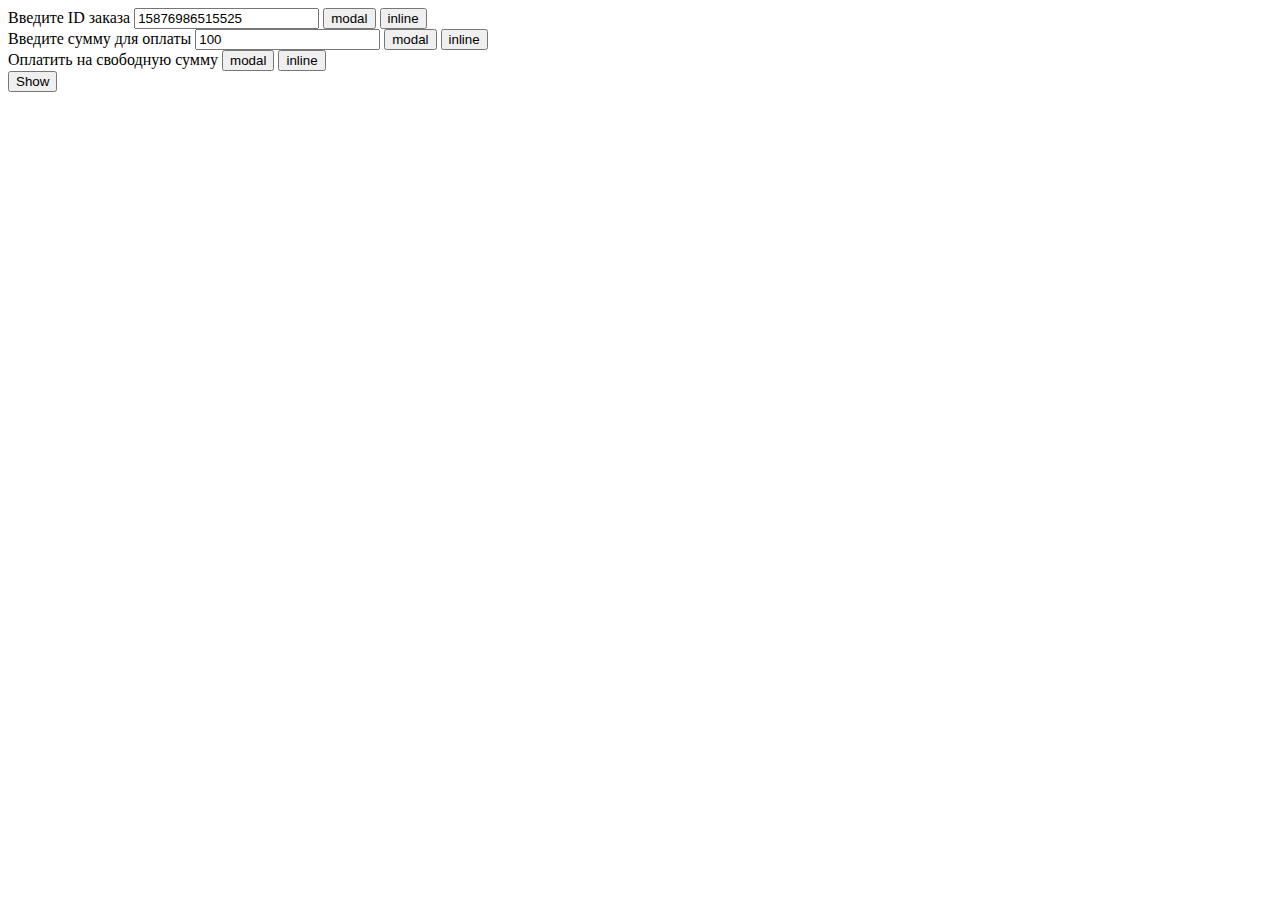
<file: modal.html>
<!doctype html>
<html lang="ru">
<head>
    <meta charset="utf-8" />
    <title></title>
    <meta name="viewport" content="width=device-width, initial-scale=1">
    <link rel="stylesheet" href="https://stackpath.bootstrapcdn.com/bootstrap/4.1.3/css/bootstrap.min.css" integrity="sha384-MCw98/SFnGE8fJT3GXwEOngsV7Zt27NXFoaoApmYm81iuXoPkFOJwJ8ERdknLPMO" crossorigin="anonymous">
    <script src="https://code.jquery.com/jquery-3.3.1.slim.min.js" integrity="sha384-q8i/X+965DzO0rT7abK41JStQIAqVgRVzpbzo5smXKp4YfRvH+8abtTE1Pi6jizo" crossorigin="anonymous"></script>
    <script src="https://stackpath.bootstrapcdn.com/bootstrap/4.1.3/js/bootstrap.min.js" integrity="sha384-ChfqqxuZUCnJSK3+MXmPNIyE6ZbWh2IMqE241rYiqJxyMiZ6OW/JmZQ5stwEULTy" crossorigin="anonymous"></script>
    <link href="cdn/Invoice.Payment.css" rel="stylesheet" type="text/css" media="all" />
<!--    <link href="https://gitcdn.link/repo/therealsqvad/invoice-pay-iframe/master/cdn/PaymentLibInvoice.min.css" rel="stylesheet" type="text/css" media="all" />-->
</head>
<body class="w-100 h-100">
        <!-- <iframe src="https://localhost:3000/service/t016ebc125af54538b525c1bf022be50c" width="100%" height="100%" style="z-index:9999;position:fixed" /> -->
<div class="d-flex flex-column px-4">
    <div class="my-2"><label for="order">Введите ID заказа</label>
        <input name="order" id="order" type="text" value="15876986515525"/>
        <button type="button" class="btn btn-primary " data-toggle="modal" data-target="#payInvoiceModal"
                onclick="Invoice.iFrame_demo.modal.show('order', document.getElementById('order').value)">
            modal
        </button>
        <button type="button" class="btn btn-primary "
                onclick="Invoice.iFrame_demo.inline.show('order', document.getElementById('order').value)">
            inline
        </button>
    </div>

    <div class="my-2"><label for="order">Введите сумму для оплаты</label>
        <input name="order" id="amount" type="text" value="100"/>
        <button type="button" class="btn btn-primary " data-toggle="modal" data-target="#payInvoiceModal"
                onclick="Invoice.iFrame_demo.modal.show('terminal','532b3e31bd614a7ac4e7edbd87bd07c4',  document.getElementById('amount').value)">
            modal
        </button>
        <button type="button" class="btn btn-primary "
                onclick="Invoice.iFrame_demo.inline.show('terminal','532b3e31bd614a7ac4e7edbd87bd07c4',  document.getElementById('amount').value)">
            inline
        </button>
    </div>
    <div><label>Оплатить на свободную сумму</label>
        <button type="button" class="btn btn-primary " data-toggle="modal" data-target="#payInvoiceModal"
                onclick="Invoice.iFrame_demo.modal.show('terminal','532b3e31bd614a7ac4e7edbd87bd07c4')">
            modal
        </button>
        <button type="button" class="btn btn-primary "
                onclick="Invoice.iFrame_demo.inline.show('terminal','532b3e31bd614a7ac4e7edbd87bd07c4')">
            inline
        </button>
    </div>
    <button type="button" class="btn btn-primary w-25"
    onclick="Invoice.showModal()">
Show
</button>
</div>
    <div id="InvoiceContainer"></div>
    <script src="cdn/Invoice.Payment.js" defer></script>
<!--    <script src="https://gitcdn.link/repo/therealsqvad/invoice-pay-iframe/master/cdn/PaymentLibInvoice.min.js" defer></script>-->
<!-- <iframe id="InvoiceModal" src="https://localhost:3000/service/t016ebc125af54538b525c1bf022be50c" style="width: 100%; height: 100%; z-index: 99999; position: fixed; top: 0px; left: 0px; display: none;"> -->
    
</body>
</html>
</file>
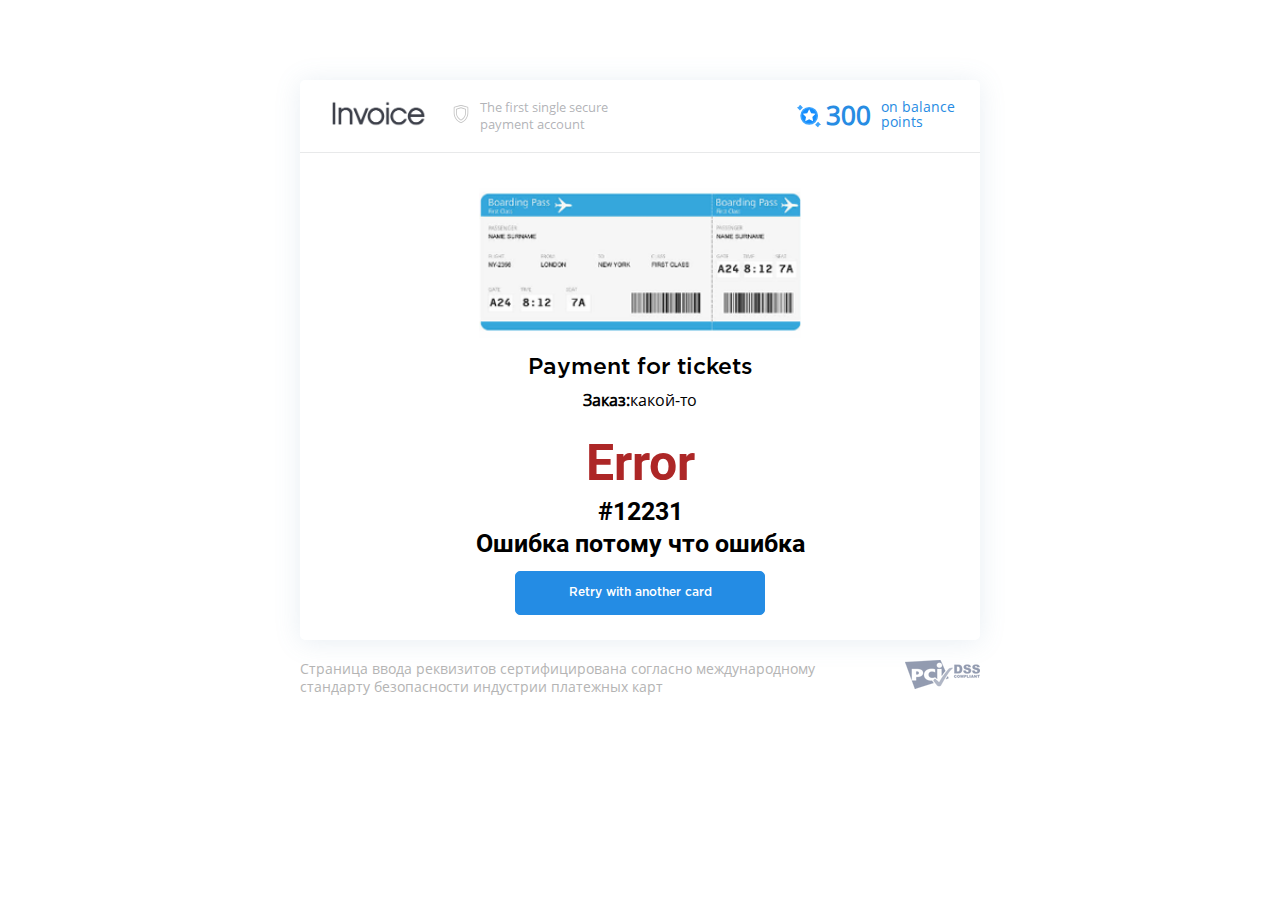
<file: oldpay/index_error.html>
<!DOCTYPE html>
<html lang="ru">
<head>
    <meta charset="UTF-8">
    <meta name="viewport" content="width=device-width, initial-scale=1">
    <meta http-equiv="X-UA-Compatible" content="ie=edge">
    <title>Title</title>
    <link rel="apple-touch-icon" sizes="57x57" href="img/favicon/apple-icon-57x57.png">
    <link rel="apple-touch-icon" sizes="60x60" href="img/favicon/apple-icon-60x60.png">
    <link rel="apple-touch-icon" sizes="72x72" href="img/favicon/apple-icon-72x72.png">
    <link rel="apple-touch-icon" sizes="76x76" href="img/favicon/apple-icon-76x76.png">
    <link rel="apple-touch-icon" sizes="114x114" href="img/favicon/apple-icon-114x114.png">
    <link rel="apple-touch-icon" sizes="120x120" href="img/favicon/apple-icon-120x120.png">
    <link rel="apple-touch-icon" sizes="144x144" href="img/favicon/apple-icon-144x144.png">
    <link rel="apple-touch-icon" sizes="152x152" href="img/favicon/apple-icon-152x152.png">
    <link rel="apple-touch-icon" sizes="180x180" href="img/favicon/apple-icon-180x180.png">
    <link rel="icon" type="image/png" sizes="192x192"  href="img/favicon/android-icon-192x192.png">
    <link rel="icon" type="image/png" sizes="32x32" href="img/favicon/favicon-32x32.png">
    <link rel="icon" type="image/png" sizes="96x96" href="img/favicon/favicon-96x96.png">
    <link rel="icon" type="image/png" sizes="16x16" href="img/favicon/favicon-16x16.png">
    <link rel="manifest" href="img/favicon/manifest.json">
    <meta name="msapplication-TileColor" content="#ffffff">
    <meta name="msapplication-TileImage" content="img/favicon/ms-icon-144x144.png">
    <meta name="theme-color" content="#ffffff">
    <link rel="stylesheet" href="css/style2.css">
</head>
<body>
   <div class="content">
    <form method=get action="">
    <div class="container">
        <div class="wrapper">
            <div class="wrapper__head">
                <div class = "header-left">
                    <a href="#" class="logo">
                        <img src="img/logo.png" alt="">
                    </a>
                    <div class = "shieldImgBlock">
                        <img src="img/shield.svg" alt="" class = "shieldImg">
                    </div>
                    <div class="shield">
                        <div class = "shieldText">
                            The first single secure<br>payment account
                        </div>
                    </div>
                </div>
                <div class = "header-right">
                    <div class = "bonusImg">
                        <img src="img/bonus.svg" alt="">
                    </div>
                    <div class = "numberOfBonuses">
                        <div id = "numberOfBonuses">
                           Загрузка
                        </div>
                    </div>
                    <div class = "bonusText">
                        бонусов <br>у вас
                    </div>
                </div>
            </div>
            <div class="wrapper__body">
               <div class="form">
                   <div class = "ticketBlock">
                       <img src = "img/ticket.png" alt = "" class = "ticketImg">
                   </div>
                   <div class = "infoBlock">
                       <div class = "infoHead">Оплата авиабилетов</div>
                       <div class = "infoBoldBlock">
                           <span class = "infoBold">Заказ:</span><span id = "order">какой-то</span>
                        </div>
                   </div>
                   <div class = "priceBlock" id = "message">Загрузка</div>
                   <div class = "errorCode"></div>
                   <div class = "errorMessage"></div>
                   <div class = "bonusBlock">
                        <div class = "bonusLine">
                            <div class = "bonusInfoText">Мы <br>списали</div>
                            <div class = "bonusPrice">
                                <div class = bonusPriceImg>
                                    <img src = "./img/wallet.svg" alt = "">
                                </div>
                                <div class = "bonusPriceInfo">
                                    <span>Деньги</span><br>
                                    <span class = "bonusPriceText" id = "price2">Загрузка</span>
                                </div>
                            </div>
                            <div class = "numberBonus">
                                <span class = "bonusPlusText">Бонусов получено</span>
                                <div class = "infoBonusPlus">
                                   <img src="img/bonus.svg" alt="" ><span id = "getBonuses">Загрузка</span>
                                </div>
                            </div>
                        </div>
                    </div>
                    <dutton onclick="window.location='http://www.google.com'" class = "btn btn-blue" id = "changeCard">Повторить с другой картой</dutton>
                    <div id = "checkBlock">
                        <button class = "btn btn-com" id = "addComm" type = "button">Показать чек</button>
                        <div class = "commentBlock">
                            <button class = "hideComm" id = "hideComm" type = "button">Скрыть чек<img src = "./img/hide.png" alt = ""></button>
                            <div class = "check">чек</div>
                        </div>
                   </div>
                   <div id = "sendCheck">
                       <span>Получить чек на телефон</span><br>
                       <div class = "telLine">
                           <input type = "tel" id = "telNumber" placeholder="+7(000) 000-0000"><button class = "sendNumber" type = "button"><img src = "./img/send.svg" alt = ""></button>
                       </div><br>
                       <div class = "result"></div>
                   </div>
                   <div id = "myPageBlock">
                       <dutton onclick="window.location=''" class = "btn btn-blue" id = "myPage">Мой инвойс</dutton>
                       <span>Вся информация о ваших покупках, новости и акции мест, где вы покупаете а также где получить и потратить бонусы</span>
                   </div>
                    </div>
                </div>
               
        </div>
        <div class = "footerText">
            <span>
                Страница ввода реквизитов сертифицирована согласно международному стандарту безопасности индустрии платежных карт
            </span>
            <img src="img/pci.png"  alt="">
        </div>
        
    </div>
    </form>
   </div>
   <div id = "inf">
        <input id = "TotalBonuses" value = "300">
        <input id = "BonusesToSpend" value = "-32">
        <input id = "messageInfo" value = "#12231">
        <input id = "messageText" value = "Ошибка потому что ошибка">
        <input id = "isShowCheck" value = "1">
        <input id = "isSendCheck" value = "1">
        <input id = "isShowMyPage" value = "1">
   </div>
    <script src="js/jquery.js"></script>
    <script src="js/jquery.maskedinput.min.js"></script>
    <script src="pay/js/app2.js"></script>
</body>
</html>
</file>
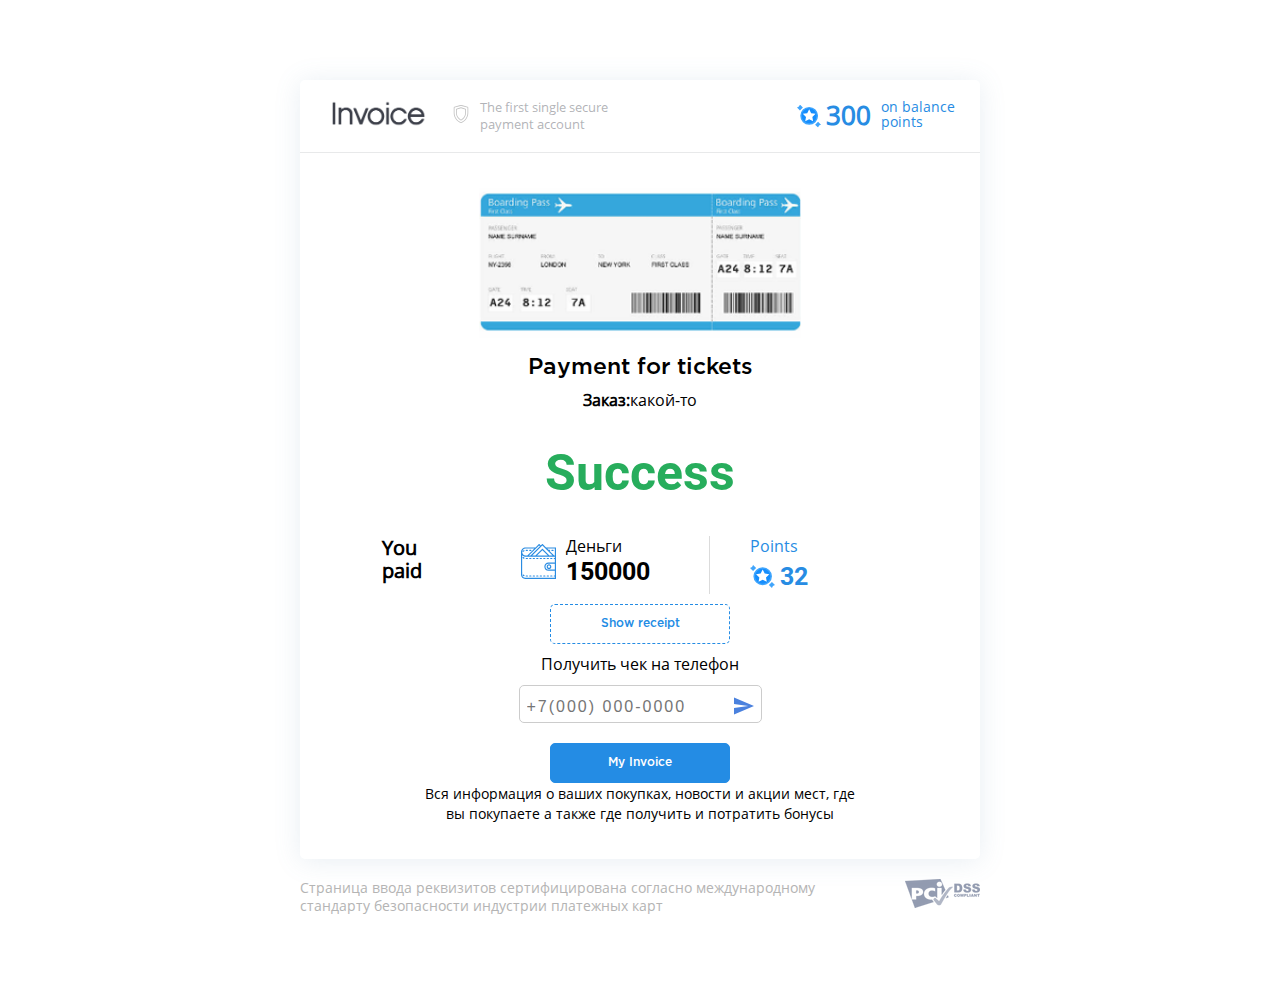
<file: oldpay/index_succes.html>
<!DOCTYPE html>
<html lang="ru">
<head>
    <meta charset="UTF-8">
    <meta name="viewport" content="width=device-width, initial-scale=1">
    <meta http-equiv="X-UA-Compatible" content="ie=edge">
    <title>Title</title>
    <link rel="apple-touch-icon" sizes="57x57" href="img/favicon/apple-icon-57x57.png">
    <link rel="apple-touch-icon" sizes="60x60" href="img/favicon/apple-icon-60x60.png">
    <link rel="apple-touch-icon" sizes="72x72" href="img/favicon/apple-icon-72x72.png">
    <link rel="apple-touch-icon" sizes="76x76" href="img/favicon/apple-icon-76x76.png">
    <link rel="apple-touch-icon" sizes="114x114" href="img/favicon/apple-icon-114x114.png">
    <link rel="apple-touch-icon" sizes="120x120" href="img/favicon/apple-icon-120x120.png">
    <link rel="apple-touch-icon" sizes="144x144" href="img/favicon/apple-icon-144x144.png">
    <link rel="apple-touch-icon" sizes="152x152" href="img/favicon/apple-icon-152x152.png">
    <link rel="apple-touch-icon" sizes="180x180" href="img/favicon/apple-icon-180x180.png">
    <link rel="icon" type="image/png" sizes="192x192"  href="img/favicon/android-icon-192x192.png">
    <link rel="icon" type="image/png" sizes="32x32" href="img/favicon/favicon-32x32.png">
    <link rel="icon" type="image/png" sizes="96x96" href="img/favicon/favicon-96x96.png">
    <link rel="icon" type="image/png" sizes="16x16" href="img/favicon/favicon-16x16.png">
    <link rel="manifest" href="img/favicon/manifest.json">
    <meta name="msapplication-TileColor" content="#ffffff">
    <meta name="msapplication-TileImage" content="img/favicon/ms-icon-144x144.png">
    <meta name="theme-color" content="#ffffff">
    <link rel="stylesheet" href="css/style2.css">
</head>
<body>
   <div class="content">
    <form method=get action="">
    <div class="container">
        <div class="wrapper">
            <div class="wrapper__head">
                <div class = "header-left">
                    <a href="#" class="logo">
                        <img src="img/logo.png" alt="">
                    </a>
                    <div class = "shieldImgBlock">
                        <img src="img/shield.svg" alt="" class = "shieldImg">
                    </div>
                    <div class="shield">
                        <div class = "shieldText">
                            The first single secure<br>payment account
                        </div>
                    </div>
                </div>
                <div class = "header-right">
                    <div class = "bonusImg">
                        <img src="img/bonus.svg" alt="">
                    </div>
                    <div class = "numberOfBonuses">
                        <div id = "numberOfBonuses">
                           Загрузка
                        </div>
                    </div>
                    <div class = "bonusText">
                        бонусов <br>у вас
                    </div>
                </div>
            </div>
            <div class="wrapper__body">
               <div class="form">
                   <div class = "ticketBlock">
                       <img src = "img/ticket.png" alt = "" class = "ticketImg">
                   </div>
                   <div class = "infoBlock">
                       <div class = "infoHead">Оплата авиабилетов</div>
                       <div class = "infoBoldBlock">
                           <span class = "infoBold">Заказ:</span><span id = "order">какой-то</span>
                        </div>
                   </div>
                   <div class = "priceBlock" id = "message">Загрузка</div>
                   <div class = "errorCode"></div>
                   <div class = "errorMessage"></div>
                   <div class = "bonusBlock">
                        <div class = "bonusLine">
                            <div class = "bonusInfoText">Мы <br>списали</div>
                            <div class = "bonusPrice">
                                <div class = bonusPriceImg>
                                    <img src = "./img/wallet.svg" alt = "">
                                </div>
                                <div class = "bonusPriceInfo">
                                    <span>Деньги</span><br>
                                    <span class = "bonusPriceText" id = "price2">Загрузка</span>
                                </div>
                            </div>
                            <div class = "numberBonus">
                                <span class = "bonusPlusText">Бонусов получено</span>
                                <div class = "infoBonusPlus">
                                   <img src="img/bonus.svg" alt="" ><span id = "getBonuses">Загрузка</span>
                                </div>
                            </div>
                        </div>
                    </div>
                    <dutton onclick="window.location='http://www.google.com'" class = "btn btn-blue" id = "changeCard">Повторить с другой картой</dutton>
                    <div id = "checkBlock">
                        <button class = "btn btn-com" id = "addComm" type = "button">Показать чек</button>
                        <div class = "commentBlock">
                            <button class = "hideComm" id = "hideComm" type = "button">Скрыть чек<img src = "./img/hide.png" alt = ""></button>
                            <div class = "check">чек</div>
                        </div>
                   </div>
                   <div id = "sendCheck">
                       <span>Получить чек на телефон</span><br>
                       <div class = "telLine">
                           <input type = "tel" id = "telNumber" placeholder="+7(000) 000-0000"><button class = "sendNumber" type = "button"><img src = "./img/send.svg" alt = ""></button>
                       </div><br>
                       <div class = "result"></div>
                   </div>
                   <div id = "myPageBlock">
                       <dutton onclick="window.location=''" class = "btn btn-blue" id = "myPage">Мой инвойс</dutton>
                       <span>Вся информация о ваших покупках, новости и акции мест, где вы покупаете а также где получить и потратить бонусы</span>
                   </div>
                    </div>
                </div>
               
        </div>
        <div class = "footerText">
            <span>
                Страница ввода реквизитов сертифицирована согласно международному стандарту безопасности индустрии платежных карт
            </span>
            <img src="img/pci.png"  alt="">
        </div>
        
    </div>
    </form>
   </div>
   <div id = "inf">
        <input id = "TotalBonuses" value = "300">
        <input id = "BonusesToSpend" value = "-32">
        <input id = "messageInfo" value = "150000">
        <input id = "messageText" value = "Ошибка потому что ошибка">
        <input id = "isShowCheck" value = "1">
        <input id = "isSendCheck" value = "1">
        <input id = "isShowMyPage" value = "1">
   </div>
    <script src="js/jquery.js"></script>
    <script src="js/jquery.maskedinput.min.js"></script>
    <script src="pay/js/app2.js"></script>
</body>
</html>
</file>
<file: cdn/Invoice.Payment.css>
#InvoicePaymentFrame {
    border:    0;
    width:    100%;
    height:     100%;
    min-height:  460px;
}

#invoice-modal-dialog {
    max-width: 710px;
}

.modal-dialog {
  margin: .5rem;
}

#invoice-modal-content {
    z-index: 1050;
    padding: 0px!important;
    margin-right: auto!important;
    margin-left: auto!important;
}

#invoice-modal-body {
    padding: 0;
}

@media screen and (max-width: 400px) {
    #InvoicePaymentFrame {
        min-width: 300px;
        min-height:  460px;
    }
}

.modal-dialog-centered {
  min-height: 0!important;
}

/*@media (min-width: 576px) {*/
/*   {*/
/*    min-height: calc(100% - (.5rem * 2));*/
/*  }*/
/*}*/

@media (min-width: 727px) {
  .modal-dialog {
    margin: 1.75rem auto;
  }
}
</file>
<file: oldpay/css/style2.css>
/* RESET CSS*/
*{
    -webkit-box-sizing: border-box;
    box-sizing: border-box;
    outline: none;
}
html, body, div, span, applet, object, iframe,
h1, h2, h3, h4, h5, h6, p, blockquote, pre,
a, abbr, acronym, address, big, cite, code,
del, dfn, em, img, ins, kbd, q, s, samp,
small, strike, strong, sub, sup, tt, var,
b, u, i, center,
dl, dt, dd, ol, ul, li,
fieldset, form, label, legend,
table, caption, tbody, tfoot, thead, tr, th, td,
article, aside, canvas, details, embed, 
figure, figcaption, footer, header, hgroup, 
menu, nav, output, ruby, section, summary,
time, mark, audio, video {
	margin: 0;
	padding: 0;
	border: 0;
	font-size: 100%;
	font: inherit;
	vertical-align: baseline;
}
/* HTML5 display-role reset for older browsers */
article, aside, details, figcaption, figure, 
footer, header, hgroup, menu, nav, section {
	display: block;
}
body {
	line-height: 1;
}
ol, ul {
	list-style: none;
}
blockquote, q {
	quotes: none;
}
blockquote:before, blockquote:after,
q:before, q:after {
	content: '';
	content: none;
}
table {
	border-collapse: collapse;
	border-spacing: 0;
}

@font-face{
    font-family: 'OpenSans-Regular';
    src: url(../fonts/OpenSans-Regular.ttf);
}
@font-face{
    font-family: 'GothaProBol';
    src: url(../fonts/GothaProBol.otf);
}
@font-face{
    font-family: 'GothaProMed';
    src: url(../fonts/GothaProMed.otf);
}
@font-face{
    font-family: 'Roboto-Bold';
    src: url(../fonts/Roboto-Bold.ttf);
}

body{
    font-family: 'OpenSans-Regular';
    line-height: 1.3;
}
a, input, button, textarea{
    -webkit-transition: .3s all ease;
    -o-transition: .3s all ease;
    transition: .3s all ease;
}

.container{
    max-width: 1170px;
    margin: auto;
    padding: 0 15px;
}
.content{
    padding: 80px 0;
}

.check{
    width: 70%;
    height: 200px;
    margin: auto;
}

#sendCheck{
    text-align: center;
}

#telNumber{
    font-size: 16px;
    border: none;
    box-sizing: border-box;
    letter-spacing: 2px;
}


.telLine{
    margin-top: 10px;
    border-color: #cccccc;
    border-style: solid;
    border-width: 1px;
    border-radius: 5px;
    display: inline-block;
    padding: 5px;
}

.sendNumber > img{
    width: 20px;
}

.sendNumber:hover{
    cursor: pointer;
}

.sendNumber{
    width: 20px;
    background: white;
    border-style: none;
    height: 20px;
    transform: translate(-8px, 4px);
}

#myPageBlock{
    text-align: center;
    padding: 10px 0 10px 0;
}

#myPageBlock > a{
    text-decoration: none;
    color: #248ce4;
    font-size: 25px;
    font-family: 'GothaProMed';
}

#myPageBlock > span{
    font-size: 14px;
}

.wrapper{
    background-color: #fff;
    -webkit-box-shadow: 0px 2px 27px 0px rgba(104,138,173,0.15);
    box-shadow: 0px 2px 27px 0px rgba(104,138,173,0.15);
    -webkit-border-radius: 5px;
    border-radius: 5px;
    max-width: 680px;
    margin: 0 auto;
}
.wrapper__head{
    display: -webkit-box;
    display: -webkit-flex;
    display: -ms-flexbox;
    display: flex;
    -webkit-box-align: center;
    -webkit-align-items: center;
    -ms-flex-align: center;
    align-items: center;
    -webkit-box-pack: justify;
    -webkit-justify-content: space-between;
    -ms-flex-pack: justify;
    justify-content: space-between;
    padding: 15px 25px 15px 25px;
    border-bottom: 1px solid #e8e9ea;
}
.logo img{
    width: 107px;
}
.shield{
    font-size: 13px;
    color: #64677081;
    height: auto;
    position: relative;
}
.shieldImg{
    width: 18px;
    position: absolute;
    top: 45%;
    transform: translateY(-50%);
}

.shieldText{
    margin-top: 4px;
}

.header-left, .header-right{
    display: flex;
}

.shieldImgBlock{
    position: relative;
    width: 18px;
    margin: 0px 10px 0px 20px;
}

.bonusImg{
    position: relative;
    width: 24px;
    margin-right: 5px;
}

.bonusImg > img{
    width: 24px;
    position: absolute;
    top: 50%;
    transform: translateY(-50%);
}

.individual{
    margin-top: 10px;
}

#inf{
    display: none;
}

.numberOfBonuses{
    color: rgb(39, 140, 227);
    position: relative;
    margin-right: 10px;
    font-size: 26px;
    font-weight: bolder;
}

.bonusText{
    color: rgb(39, 140, 227);
    font-size: 14px;
    line-height: 15px;
}

.ticketBlock{
    text-align: center;
}

.ticketImg{
    width: 75%;
}

.infoHead{
    text-align: center;
    margin-top: 10px;
    font-size: 23px;
    font-family: 'GothaProMed';
}

.infoBold{
    font-weight: bold;
}

.infoBoldBlock{
    margin-top: 13px;
    text-align: center;
}

.infoBoldBlock:last-child{
    margin-top: 7px;
}

.priceBlock{
    text-align: center;
    padding: 20px 0 0 0;
    font-size: 50px;
    font-family: 'Roboto-Bold';
}

.bonusHead{
    text-align: center;
    font-family: 'GothaProMed';
    white-space: nowrap;
    width: 130%;
    margin-left: -15%;
}

.bonusLine{
    display: flex;
    width: 120%;
    margin: 0 0 0 -10%;
}

.bonusInfoText{
    padding: 0 20px 0 0;
    font-weight: bold;
    font-size: 20px;
    line-height: 23px;
    flex: 1;
}

.bonusPrice{
    padding: 0 40px 0px 20px;
    flex: 1.5;
    display: flex;
}

.bonusPriceImg{
    width: 35px;
    position: relative;
    margin-right: 10px;
}

.bonusPriceImg > img{
    position: absolute;
    top: 50%;
    transform: translateY(-60%);
    width: 35px;
    display: block;
}

.bonusPriceText{
    font-size: 25px;
    font-family: 'Roboto-Bold';
    white-space: nowrap;
}

.numberBonus{
    flex: 1.5;
    border: solid rgb(219, 219, 219);
    border-width: 0 0 0 1px;
    padding-left: 40px;
}

.bonusPlusText{
    color: rgb(39, 140, 227);
    white-space: nowrap;
}

.infoBonusPlus{
    margin-top: 5px;
}

.infoBonusPlus > img{
    width: 25px;
    transform: translateY(3px);
}

.infoBonusPlus > span{
    font-size: 25px;
    font-family: 'Roboto-Bold';
    color: rgb(39, 140, 227);
    margin: 0 0 0 5px;
    transform: translateY(50px);
}

.wrapper__body{
    padding: 35px 25px 25px 25px;
}

.form{
    max-width: 430px;
    margin: auto;
    position: relative;
}
.error-container{
    background-color: #fff2f2;
    padding: 14px;
    -webkit-border-radius: 5px;
    border-radius: 5px;
    font-size: 13px;
    color: #fe2525;
    text-align: center;
    width: 100%;
    margin: -15px 0 15px 0;
}

.card{
    background-color: #f4f9fd;
    -webkit-box-shadow: 0px 3px 8px 0px rgba(104,138,173,0.27);
    box-shadow: 0px 3px 8px 0px rgba(104,138,173,0.27);
    -webkit-border-radius: 10px;
    border-radius: 10px;
    padding: 30px 30px 20px;
    display: -webkit-box;
    display: -webkit-flex;
    display: -ms-flexbox;
    display: flex;
    -webkit-flex-wrap: wrap;
    -ms-flex-wrap: wrap;
    flex-wrap: wrap;
    -webkit-box-pack: justify;
    -webkit-justify-content: space-between;
    -ms-flex-pack: justify;
    justify-content: space-between;
    -webkit-box-align: end;
    -webkit-align-items: flex-end;
    -ms-flex-align: end;
    align-items: flex-end;
    margin-bottom: 30px;
}
.form-group{
    margin-bottom: 20px;
}
.form__control{
    -webkit-border-radius: 4px;
    border-radius: 4px;
    border: 1px solid #e7eef4;
    padding: 0 18px;
    font-size: 16px;
    height: 40px;
    display: -webkit-box;
    display: -webkit-flex;
    display: -ms-flexbox;
    display: flex;
    -webkit-box-align: center;
    -webkit-align-items: center;
    -ms-flex-align: center;
    align-items: center;
    -webkit-box-pack: center;
    -webkit-justify-content: center;
    -ms-flex-pack: center;
    justify-content: center;
    text-align: center;
    font-family: 'OpenSans-Regular';
}
.form__control::-webkit-input-placeholder{
    font-family: 'OpenSans-Regular';
    color: #646770;
}
.form__control:focus{
    border-color: #248ce4;
}
.cvv{
    display: -webkit-box;
    display: -webkit-flex;
    display: -ms-flexbox;
    display: flex;
    -webkit-box-align: center;
    -webkit-align-items: center;
    -ms-flex-align: center;
    align-items: center;
}
.date{
    display: -webkit-box;
    display: -webkit-flex;
    display: -ms-flexbox;
    display: flex;
    -webkit-box-align: center;
    -webkit-align-items: center;
    -ms-flex-align: center;
    align-items: center;
}
.date__sep{
    font-size: 16px;
    color: #646770;
    margin: 0 6px;
}
.cvv .form__control{
    margin-right: 7px;
}
.cvv .form-group__label{
    margin-bottom: 0;
    font-size: 12px;
    color: #aaaeb9;
}
#month, #year, #cvv{
    width: 60px;
    padding: 0;
    font-family: 'GothaProBol';
}

#exp{
    width: 100px;
    padding: 0;
    font-family: 'GothaProBol';
}

.card-logos{
    width: 150px;
    display: block;
    margin: auto;
}
.card__area{
    position: relative;
}
.card__area input{
    font-size: 16px;
    font-family: 'GothaProBol';
}
.card__area input::-webkit-input-placeholder{
    font-family: 'GothaProBol';
}
.card__area input::-moz-placeholder{
    font-family: 'GothaProBol';
}
.card__area input:-ms-input-placeholder{
    font-family: 'GothaProBol';
}
.card__area input::placeholder{
    font-family: 'GothaProBol';
}
.card__area img{
    width: 35px;
    position: absolute;
    top: 50%;
    -webkit-transform: translateY(-50%);
    -ms-transform: translateY(-50%);
    transform: translateY(-50%);
    right: 15px;
}
.form-group__label{
    font-size: 14px;
    color: #646770;
    margin-bottom: 5px;
    display: block;
}
/* credit card input */
.credit {
	display: none;
}
.credit-cell{
    padding: 0;
    border: 0;
    text-align: center;
    height: 40px;
    -webkit-border-radius: 4px;
    border-radius: 4px;
    letter-spacing: 2px;
    width: 20%;
}
.credit-input {
	display: -webkit-box;
	display: -webkit-flex;
	display: -ms-flexbox;
	display: flex;
    -webkit-box-align: center;
    -webkit-align-items: center;
    -ms-flex-align: center;
    align-items: center;
    -webkit-border-radius: 4px;
    border-radius: 4px;
    background: #fff;
    border: 1px solid #e7eef4;
    padding-left: 15px;
}
.credit-input:focus, .credit-input:hover{
    border-color: #248ce4;
}
.form-group__price .form-group__label{
    color: #1e2330;
    font-size: 16px;
    text-align: center;
    margin-bottom: 5px;
}
.pay-for{
    color: #248ce4;
    font-size: 16px;
    text-align: center;
    margin-bottom: 25px;
}
.price{
    text-align: center;
    font-size: 46px;
    line-height: 1;
    color: #248ce4;
    font-family: 'Roboto-Bold';
}

.btn{
    line-height: 1;
    padding: 13px 0;
    -webkit-border-radius: 5px;
    border-radius: 5px;
    text-align: center;
    display: block;
    text-decoration: none;
    border: 1px solid;
    font-size: 12px;
    font-family: 'GothaProMed';
    cursor: pointer;
    margin: auto;
    width: 180px;
}
.btn-blue{
    color: #fff;
    background-color: #248ce4;
    border-color: #248ce4;
    margin-top: 10px;
}

.btn-com{
    background: #fff;
    color: #248ce4;
    border-style: dashed;
    margin: 10px auto 10px auto;
    overflow: hidden;
}

.btn-blue:hover{
    background-color: #0063b7;
    border-color: #0063b7;
}

.form__btn{
    margin: 40px auto 45px;
    width: 175px;
}

.hideComm{
    background-color: white;
    color: #248ce4;
    border-style: none;
    display: block;
    margin: auto;
}

.commentBlock{
    overflow: hidden;
    width: 120%;
    margin-left: -10%;
}

.hideComm > img{
    margin-left: 5px;
}

.commArea{
    width: 100%;
    height: 125px;
    border-radius: 5px;
    border-color: rgb(219, 219, 219);
    border-width: 2px;
    resize: none;
    margin-top: 15px;
    font-family: 'OpenSans-Regular';
    font-size: 16px;
    padding: 15px;
}

.hideComm:hover{
    cursor: pointer;
}

.footerText{
    max-width: 680px;
    color: rgb(180, 180, 180);
    margin: auto;
    position: relative;
    margin-top: 20px;
}

.footerText > span{
    width: 80%;
    display: block;
    font-size: 14px;
}

.footerText > img{
    position: absolute;
    top: 0;
    right: 0;
}

.secondNumber, .maxNumber{
    position: absolute;
    top: 50%;
    transform: translateY(-50%);
    color: #248ce4;
    font-size: 30px;
    font-weight: bold;
}

.secondNumber{
    left: -5%;
}

.maxNumber{
    right: -5%;
}

.range{
    margin-top: 30px;
    position: relative;
    text-align: center;
    display: none;
}

.impPriceBlock{
    text-align: center;
    font-size: 50px;
    font-family: 'Roboto-Bold';
    display: inline;
}

.errorMessage, .errorCode{
    font-size: 25px;
    font-family: 'Roboto-Bold';
    text-align: center;
}

.imp{
    text-align: center;
    padding: 20px;
}

.impPriceBlock > input{
    background: #fff;
    color: black;
    text-align: center;
    font-size: 50px;
    font-family: 'Roboto-Bold';
    width: 50%;
    border-style: none;
}

.oferta{
    text-align: center;
    font-size: 14px;
    color: #646770;
}
.oferta a{
    color: #248ce4;
    -webkit-text-decoration-color: transparent;
    text-decoration-color: transparent
}
.oferta a:hover{
    -webkit-text-decoration-color: inherit;
    text-decoration-color: inherit;
}

.security-logos{
    display: block;
    max-width: 220px;
    margin: 25px auto 0;
}
.cvv__mob-label{
    display: none;
}

input[type=range] {
    -webkit-appearance: none; /* Hides the slider so that custom slider can be made */
    width: 75%; /* Specific width is required for Firefox. */
    background: transparent; /* Otherwise white in Chrome */
  }
  
  input[type=range]::-webkit-slider-thumb {
    -webkit-appearance: none;
  }
  
  input[type=range]:focus {
    outline: none; /* Removes the blue border. You should probably do some kind of focus styling for accessibility reasons though. */
  }
  
  input[type=range]::-ms-track {
    width: 100%;
    cursor: pointer;
  
    /* Hides the slider so custom styles can be added */
    background: transparent; 
    border-color: transparent;
    color: transparent;
  }

  input[type=range]::-webkit-slider-thumb {
    margin-top: -17px;
    -webkit-appearance: none;
    border: none;
    height: 36px;
    width: 36px;
    border-radius: 100%;
    background: #248ce4;;
    cursor: pointer;
    
  }
  
  /* All the same stuff for Firefox */
  input[type=range]::-moz-range-thumb {
    border: none;
    height: 36px;
    width: 36px;
    border-radius: 100%;
    background: #248ce4;;
    cursor: pointer;
  }
  
  /* All the same stuff for IE */
  input[type=range]::-ms-thumb {
    border: none;
    height: 36px;
    width: 36px;
    border-radius: 100%;
    background: #248ce4;;
    cursor: pointer;
  }

  input[type=range]::-webkit-slider-runnable-track {
    width: 100%;
    height: 2px;
    cursor: pointer;
    background: rgb(219, 219, 219);
  }
  
  input[type=range]::-moz-range-track {
    width: 100%;
    height: 2px;
    cursor: pointer;
    background: rgb(219, 219, 219);
  }
  
  input[type=range]::-ms-track {
    width: 100%;
    height: 2px;
    cursor: pointer;
    background: rgb(219, 219, 219);
  }
  input[type=range]::-ms-fill-lower {
    width: 100%;
    height: 2px;
    cursor: pointer;
    background: rgb(219, 219, 219);
  }

  input[type=range]::-ms-fill-upper {
    width: 100%;
    height: 2px;
    cursor: pointer;
    background: rgb(219, 219, 219);
  }

@media (max-width: 500px){
    .content{
        padding: 15px 0;
    }
    .container{
        padding: 0 30px;
    }
    /* .wrapper__head{
        -webkit-box-orient: vertical;
        -webkit-box-direction: normal;
        -webkit-flex-direction: column;
        -ms-flex-direction: column;
    } */
    .card{
        padding-left: 15px;
        padding-right: 15px;
    }
    .shield img{
        margin-right: 10px;
    }
    .wrapper__body{
        padding: 30px 15px;
    }
    .credit-cell{
        letter-spacing: normal;
    }
}
@media (max-width: 415px){

    .secondNumber, .maxNumber{
        transform: translateY(-30%);
        font-size: 20px;
        font-weight: bold;
    }

    .shield, .shieldImgBlock{
        display: none;
    }

    .infoBoldBlock:last-child{
        margin-top: 20px;
    }    

    .bonusHead{
        white-space: normal;
        width: 100%;
        margin: 0;
    }

    .secondNumber{
        left: 0;
    }

    .maxNumber{
        right: 0;
    }

    .shieldText{
        font-size: 3vw;
    }

    .ticketImg{
        width: 100%;
    }

    .infoBoldBlock{
        text-align: center;
    }

    .infoBold{
        display: block;
        margin: 0;
    }

    .priceBlock{
        display: none;
    }

    .bonusBlock{
        margin-top: 20px;
    }

    .bonusLine{
        flex-direction: column;
    }

    .bonusInfoText{
        text-align: center;
        padding: 0;
    }

    .bonusInfoText > br, .bonusPriceInfo > br{
        content: " ";
        display: none;
    }

    .bonusPrice{
        margin-top: 10px;
        padding: 0;
        display: flex;
        justify-content: center;
    }

    .numberBonus{
        margin-top: 10px;
        padding: 0;
        display: flex;
        justify-content: center;
        border: none;
    }

    .commArea{
        width: 100%;
        margin-left: 0;
    }

    .bonusPlusText{
        margin: 10px 5px 0 0;
    }

    .commentBlock{
        width: 100%;
        margin-left: 0;
    }

    .container{
        padding-left: 15px;
        padding-right: 15px;
    }
    .cvv .form__control{
        margin-right: 0;
    }
    .cvv{
        display: block;
    }
    .cvv .form-group__label{
        display: none;
    }
    .cvv__mob-label{
        font-size: 14px!important;
        color: #646770!important;
        margin-bottom: 5px!important;
        display: block!important;
        text-align: center;
    }
    .card__area input, .form__control{
        font-size: 12px;
    }
    .card__area img{
        width: 20px;
        right: 10px;
    }
    .credit-input{
        padding-left: 10px;
    }
    .form__btn{
        margin: 30px auto;
    }
    .price{
        font-size: 40px;
    }
    .oferta{
        font-size: 13px;
    }
}
@media (max-width: 350px){
    .shield img{
        margin-right: 5px;
        width: 10px;
    }
    .shield{
        font-size: 12px;
    }
    .card__area input, .form__control{
        font-size: 13px;
    }
    
}

#loading-block{
    display: flex;
    align-items: center;
    justify-content: center;
    
}

#loading-block > span{
    margin-right: 10px;
    font-size: 20px;
    text-align: center;
}

#succes-block{
    display: none;
}

.windows8 {
	position: relative;
	width: 44px;
	height:44px;
	margin:auto;
}

.windows8 .wBall {
	position: absolute;
	width: 42px;
	height: 42px;
	opacity: 0;
	transform: rotate(225deg);
		-o-transform: rotate(225deg);
		-ms-transform: rotate(225deg);
		-webkit-transform: rotate(225deg);
		-moz-transform: rotate(225deg);
	animation: orbit 6.96s infinite;
		-o-animation: orbit 6.96s infinite;
		-ms-animation: orbit 6.96s infinite;
		-webkit-animation: orbit 6.96s infinite;
		-moz-animation: orbit 6.96s infinite;
}

.windows8 .wBall .wInnerBall{
	position: absolute;
	width: 5px;
	height: 5px;
	background: rgba(39,139,227,0.95);
	left:0px;
	top:0px;
	border-radius: 5px;
}

.windows8 #wBall_1 {
	animation-delay: 1.52s;
		-o-animation-delay: 1.52s;
		-ms-animation-delay: 1.52s;
		-webkit-animation-delay: 1.52s;
		-moz-animation-delay: 1.52s;
}

.windows8 #wBall_2 {
	animation-delay: 0.3s;
		-o-animation-delay: 0.3s;
		-ms-animation-delay: 0.3s;
		-webkit-animation-delay: 0.3s;
		-moz-animation-delay: 0.3s;
}

.windows8 #wBall_3 {
	animation-delay: 0.61s;
		-o-animation-delay: 0.61s;
		-ms-animation-delay: 0.61s;
		-webkit-animation-delay: 0.61s;
		-moz-animation-delay: 0.61s;
}

.windows8 #wBall_4 {
	animation-delay: 0.91s;
		-o-animation-delay: 0.91s;
		-ms-animation-delay: 0.91s;
		-webkit-animation-delay: 0.91s;
		-moz-animation-delay: 0.91s;
}

.windows8 #wBall_5 {
	animation-delay: 1.22s;
		-o-animation-delay: 1.22s;
		-ms-animation-delay: 1.22s;
		-webkit-animation-delay: 1.22s;
		-moz-animation-delay: 1.22s;
}



@keyframes orbit {
	0% {
		opacity: 1;
		z-index:99;
		transform: rotate(180deg);
		animation-timing-function: ease-out;
	}

	7% {
		opacity: 1;
		transform: rotate(300deg);
		animation-timing-function: linear;
		origin:0%;
	}

	30% {
		opacity: 1;
		transform:rotate(410deg);
		animation-timing-function: ease-in-out;
		origin:7%;
	}

	39% {
		opacity: 1;
		transform: rotate(645deg);
		animation-timing-function: linear;
		origin:30%;
	}

	70% {
		opacity: 1;
		transform: rotate(770deg);
		animation-timing-function: ease-out;
		origin:39%;
	}

	75% {
		opacity: 1;
		transform: rotate(900deg);
		animation-timing-function: ease-out;
		origin:70%;
	}

	76% {
	opacity: 0;
		transform:rotate(900deg);
	}

	100% {
	opacity: 0;
		transform: rotate(900deg);
	}
}

@-o-keyframes orbit {
	0% {
		opacity: 1;
		z-index:99;
		-o-transform: rotate(180deg);
		-o-animation-timing-function: ease-out;
	}

	7% {
		opacity: 1;
		-o-transform: rotate(300deg);
		-o-animation-timing-function: linear;
		-o-origin:0%;
	}

	30% {
		opacity: 1;
		-o-transform:rotate(410deg);
		-o-animation-timing-function: ease-in-out;
		-o-origin:7%;
	}

	39% {
		opacity: 1;
		-o-transform: rotate(645deg);
		-o-animation-timing-function: linear;
		-o-origin:30%;
	}

	70% {
		opacity: 1;
		-o-transform: rotate(770deg);
		-o-animation-timing-function: ease-out;
		-o-origin:39%;
	}

	75% {
		opacity: 1;
		-o-transform: rotate(900deg);
		-o-animation-timing-function: ease-out;
		-o-origin:70%;
	}

	76% {
	opacity: 0;
		-o-transform:rotate(900deg);
	}

	100% {
	opacity: 0;
		-o-transform: rotate(900deg);
	}
}

@-ms-keyframes orbit {
	0% {
		opacity: 1;
		z-index:99;
		-ms-transform: rotate(180deg);
		-ms-animation-timing-function: ease-out;
	}

	7% {
		opacity: 1;
		-ms-transform: rotate(300deg);
		-ms-animation-timing-function: linear;
		-ms-origin:0%;
	}

	30% {
		opacity: 1;
		-ms-transform:rotate(410deg);
		-ms-animation-timing-function: ease-in-out;
		-ms-origin:7%;
	}

	39% {
		opacity: 1;
		-ms-transform: rotate(645deg);
		-ms-animation-timing-function: linear;
		-ms-origin:30%;
	}

	70% {
		opacity: 1;
		-ms-transform: rotate(770deg);
		-ms-animation-timing-function: ease-out;
		-ms-origin:39%;
	}

	75% {
		opacity: 1;
		-ms-transform: rotate(900deg);
		-ms-animation-timing-function: ease-out;
		-ms-origin:70%;
	}

	76% {
	opacity: 0;
		-ms-transform:rotate(900deg);
	}

	100% {
	opacity: 0;
		-ms-transform: rotate(900deg);
	}
}

@-webkit-keyframes orbit {
	0% {
		opacity: 1;
		z-index:99;
		-webkit-transform: rotate(180deg);
		-webkit-animation-timing-function: ease-out;
	}

	7% {
		opacity: 1;
		-webkit-transform: rotate(300deg);
		-webkit-animation-timing-function: linear;
		-webkit-origin:0%;
	}

	30% {
		opacity: 1;
		-webkit-transform:rotate(410deg);
		-webkit-animation-timing-function: ease-in-out;
		-webkit-origin:7%;
	}

	39% {
		opacity: 1;
		-webkit-transform: rotate(645deg);
		-webkit-animation-timing-function: linear;
		-webkit-origin:30%;
	}

	70% {
		opacity: 1;
		-webkit-transform: rotate(770deg);
		-webkit-animation-timing-function: ease-out;
		-webkit-origin:39%;
	}

	75% {
		opacity: 1;
		-webkit-transform: rotate(900deg);
		-webkit-animation-timing-function: ease-out;
		-webkit-origin:70%;
	}

	76% {
	opacity: 0;
		-webkit-transform:rotate(900deg);
	}

	100% {
	opacity: 0;
		-webkit-transform: rotate(900deg);
	}
}

@-moz-keyframes orbit {
	0% {
		opacity: 1;
		z-index:99;
		-moz-transform: rotate(180deg);
		-moz-animation-timing-function: ease-out;
	}

	7% {
		opacity: 1;
		-moz-transform: rotate(300deg);
		-moz-animation-timing-function: linear;
		-moz-origin:0%;
	}

	30% {
		opacity: 1;
		-moz-transform:rotate(410deg);
		-moz-animation-timing-function: ease-in-out;
		-moz-origin:7%;
	}

	39% {
		opacity: 1;
		-moz-transform: rotate(645deg);
		-moz-animation-timing-function: linear;
		-moz-origin:30%;
	}

	70% {
		opacity: 1;
		-moz-transform: rotate(770deg);
		-moz-animation-timing-function: ease-out;
		-moz-origin:39%;
	}

	75% {
		opacity: 1;
		-moz-transform: rotate(900deg);
		-moz-animation-timing-function: ease-out;
		-moz-origin:70%;
	}

	76% {
	opacity: 0;
		-moz-transform:rotate(900deg);
	}

	100% {
	opacity: 0;
		-moz-transform: rotate(900deg);
	}
}
</file>
